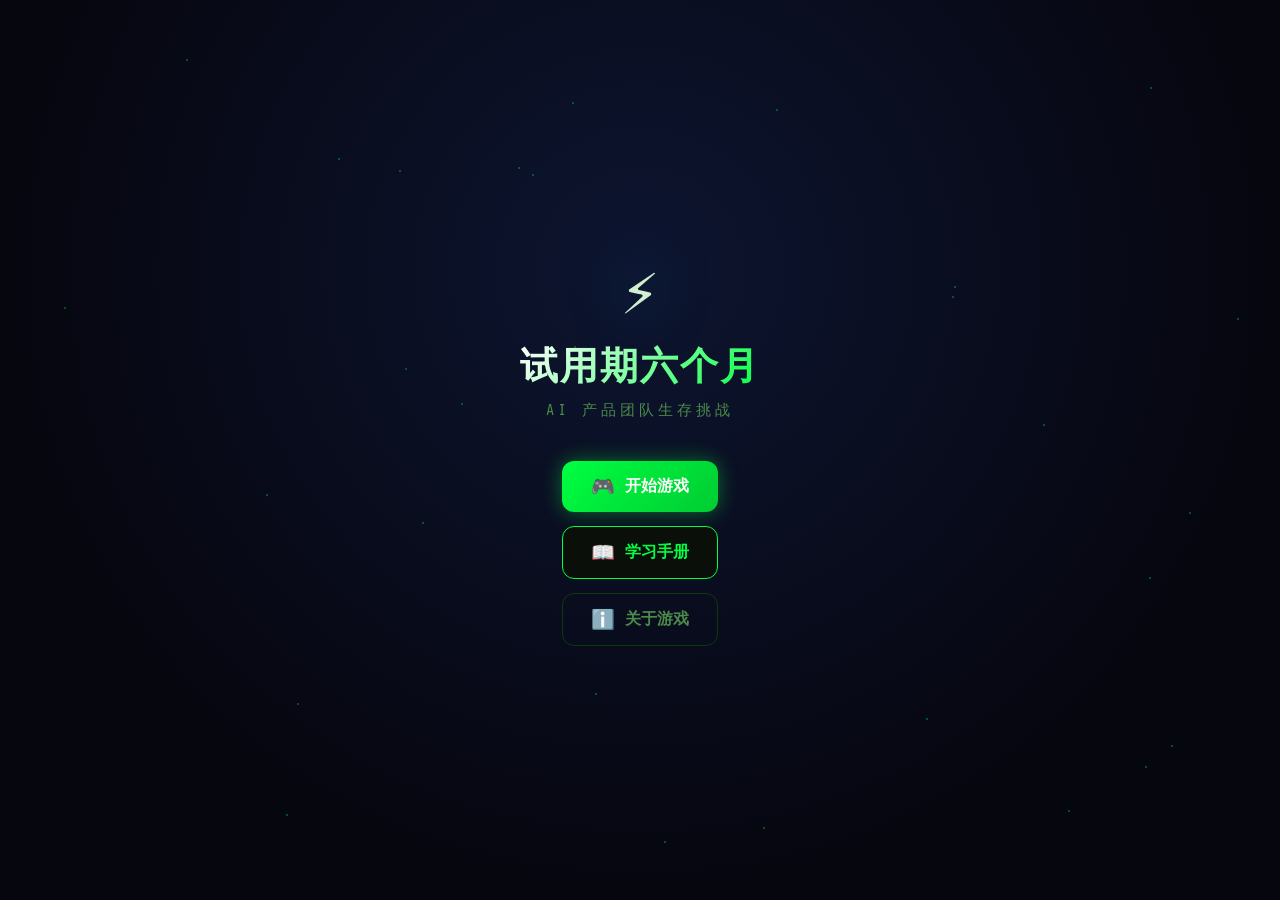
<file: index.html>
<!DOCTYPE html>
<html lang="zh-CN">
<head>
  <meta charset="UTF-8">
  <meta name="viewport" content="width=device-width, initial-scale=1.0, user-scalable=no">
  <title>试用期六个月</title>
  <link rel="stylesheet" href="css/style.css">
  <link href="https://fonts.googleapis.com/css2?family=Share+Tech+Mono&display=swap" rel="stylesheet">
</head>
<body>
  <!-- ========== 主菜单 ========== -->
  <div id="screen-menu" class="screen active">
    <div class="menu-bg-particles" id="particles"></div>
    <div class="menu-content">
      <div class="game-logo" id="gameLogo">
        <div class="logo-icon">⚡</div>
        <h1>试用期六个月</h1>
        <p class="subtitle">AI 产品团队生存挑战</p>
      </div>
      <div class="menu-buttons">
        <button class="btn btn-primary" onclick="UI.showScreen('screen-character')">
          <span class="btn-icon">🎮</span> 开始游戏
        </button>
        <button class="btn btn-secondary" onclick="UI.showScreen('screen-learning')">
          <span class="btn-icon">📖</span> 学习手册
        </button>
        <button class="btn btn-ghost" onclick="UI.showScreen('screen-about')">
          <span class="btn-icon">ℹ️</span> 关于游戏
        </button>
      </div>
      <div class="secret-trigger" id="secretTrigger"></div>
    </div>
  </div>

  <!-- ========== 角色选择 ========== -->
  <div id="screen-character" class="screen">
    <div class="screen-header">
      <button class="btn-back" onclick="UI.showScreen('screen-menu')">← 返回</button>
      <h2>选择你的角色</h2>
    </div>
    <div class="character-grid" id="characterGrid"></div>
  </div>

  <!-- ========== 关卡选择 ========== -->
  <div id="screen-level" class="screen">
    <div class="screen-header">
      <button class="btn-back" onclick="UI.showScreen('screen-character')">← 返回</button>
      <h2>选择关卡</h2>
      <div class="selected-role" id="selectedRoleDisplay"></div>
    </div>
    <div class="level-grid" id="levelGrid"></div>
  </div>

  <!-- ========== 学习手册 ========== -->
  <div id="screen-learning" class="screen">
    <div class="screen-header">
      <button class="btn-back" onclick="UI.showScreen('screen-menu')">← 返回</button>
      <h2>学习手册</h2>
    </div>
    <div class="learning-tabs" id="learningTabs"></div>
    <div class="learning-content" id="learningContent"></div>
  </div>

  <!-- ========== 关于游戏 ========== -->
  <div id="screen-about" class="screen">
    <div class="screen-header">
      <button class="btn-back" onclick="UI.showScreen('screen-menu')">← 返回</button>
      <h2>关于游戏</h2>
    </div>
    <div class="about-content">
      <div class="about-card">
        <h3>🎮 游戏玩法</h3>
        <p>在五条车道中左右移动，<strong>躲避障碍物</strong>（红色）、<strong>收集奖励</strong>（绿色）。</p>
        <p>命中障碍物扣血，命中收集物加血。</p>
      </div>
      <div class="about-card">
        <h3>⏱️ 游戏规则</h3>
        <p>每局游戏上限 <strong>2 分钟</strong>，存活时间越长分数越高。</p>
        <p>达到目标分数可解锁下一关卡及老板角色。</p>
      </div>
      <div class="about-card">
        <h3>🎯 游戏目的</h3>
        <p>了解 AI 产品团队中各角色的工作职责与痛点。</p>
        <p>体验从入职到转正的成长之路。</p>
      </div>
      <div class="about-card">
        <h3>🕹️ 操作方式</h3>
        <p><strong>PC：</strong>← → 方向键移动</p>
        <p><strong>移动端：</strong>左右滑动 或 点击屏幕左右侧</p>
      </div>
    </div>
  </div>

  <!-- ========== 暗门测试面板 ========== -->
  <div id="screen-secret" class="screen">
    <div class="screen-header">
      <button class="btn-back" onclick="UI.showScreen('screen-menu')">← 返回</button>
      <h2>🔓 测试模式</h2>
    </div>
    <div class="secret-panel">
      <p class="secret-hint">自由选择任意角色和关卡，不受积分限制</p>
      <div class="secret-select">
        <label>角色</label>
        <select id="secretCharacter">
          <option value="pm">产品经理</option>
          <option value="algorithm">大模型算法</option>
          <option value="backend">后端工程师</option>
          <option value="boss">老板</option>
        </select>
      </div>
      <div class="secret-select">
        <label>关卡</label>
        <select id="secretLevel">
          <option value="1">第一关 · 入职一个月</option>
          <option value="2">第二关 · 入职三个月</option>
          <option value="3">第三关 · 入职六个月</option>
        </select>
      </div>
      <button class="btn btn-primary" onclick="Game.startFromSecret()">
        <span class="btn-icon">🚀</span> 直接开始
      </button>
    </div>
  </div>

  <!-- ========== 游戏主界面 ========== -->
  <div id="screen-game" class="screen">
    <div class="game-hud">
      <div class="hud-left">
        <div class="hud-health" id="hudHealth"></div>
      </div>
      <div class="hud-center">
        <div class="hud-time" id="hudTime">02:00</div>
      </div>
      <div class="hud-right">
        <div class="hud-score">
          <span id="hudScore">0</span>
          <span class="score-label">分</span>
        </div>
      </div>
    </div>
    <div class="game-area" id="gameArea">
      <canvas id="gameCanvas"></canvas>
    </div>
    <div class="game-touch-controls">
      <div class="touch-left" id="touchLeft"></div>
      <div class="touch-right" id="touchRight"></div>
    </div>
    <button class="btn-pause" id="btnPause" onclick="Game.togglePause()">⏸</button>
  </div>

  <!-- ========== 暂停界面 ========== -->
  <div id="overlay-pause" class="overlay">
    <div class="overlay-card">
      <h2>游戏暂停</h2>
      <div class="overlay-buttons">
        <button class="btn btn-primary" onclick="Game.togglePause()">继续游戏</button>
        <button class="btn btn-ghost" onclick="Game.quit()">退出</button>
      </div>
    </div>
  </div>

  <!-- ========== 游戏结束界面 ========== -->
  <div id="overlay-gameover" class="overlay">
    <div class="overlay-card gameover-card">
      <div class="gameover-title" id="gameoverTitle">游戏结束</div>
      <div class="gameover-stats">
        <div class="stat-item">
          <span class="stat-label">存活时间</span>
          <span class="stat-value" id="statTime">0s</span>
        </div>
        <div class="stat-item">
          <span class="stat-label">最终得分</span>
          <span class="stat-value" id="statScore">0</span>
        </div>
        <div class="stat-item">
          <span class="stat-label">收集物</span>
          <span class="stat-value" id="statCollected">0</span>
        </div>
        <div class="stat-item">
          <span class="stat-label">障碍物命中</span>
          <span class="stat-value" id="statHit">0</span>
        </div>
      </div>
      <div class="gameover-unlock" id="gameoverUnlock"></div>
      <div class="overlay-buttons">
        <button class="btn btn-primary" onclick="Game.restart()">再来一局</button>
        <button class="btn btn-secondary" onclick="Game.quit()">返回菜单</button>
      </div>
    </div>
  </div>

  <!-- ========== 倒计时 ========== -->
  <div id="overlay-countdown" class="overlay">
    <div class="countdown-number" id="countdownNumber">3</div>
  </div>

  <!-- ========== 物品名称弹出 ========== -->
  <div class="item-popup" id="itemPopup"></div>

  <script src="js/data.js"></script>
  <script src="js/game.js"></script>
</body>
</html>
</file>
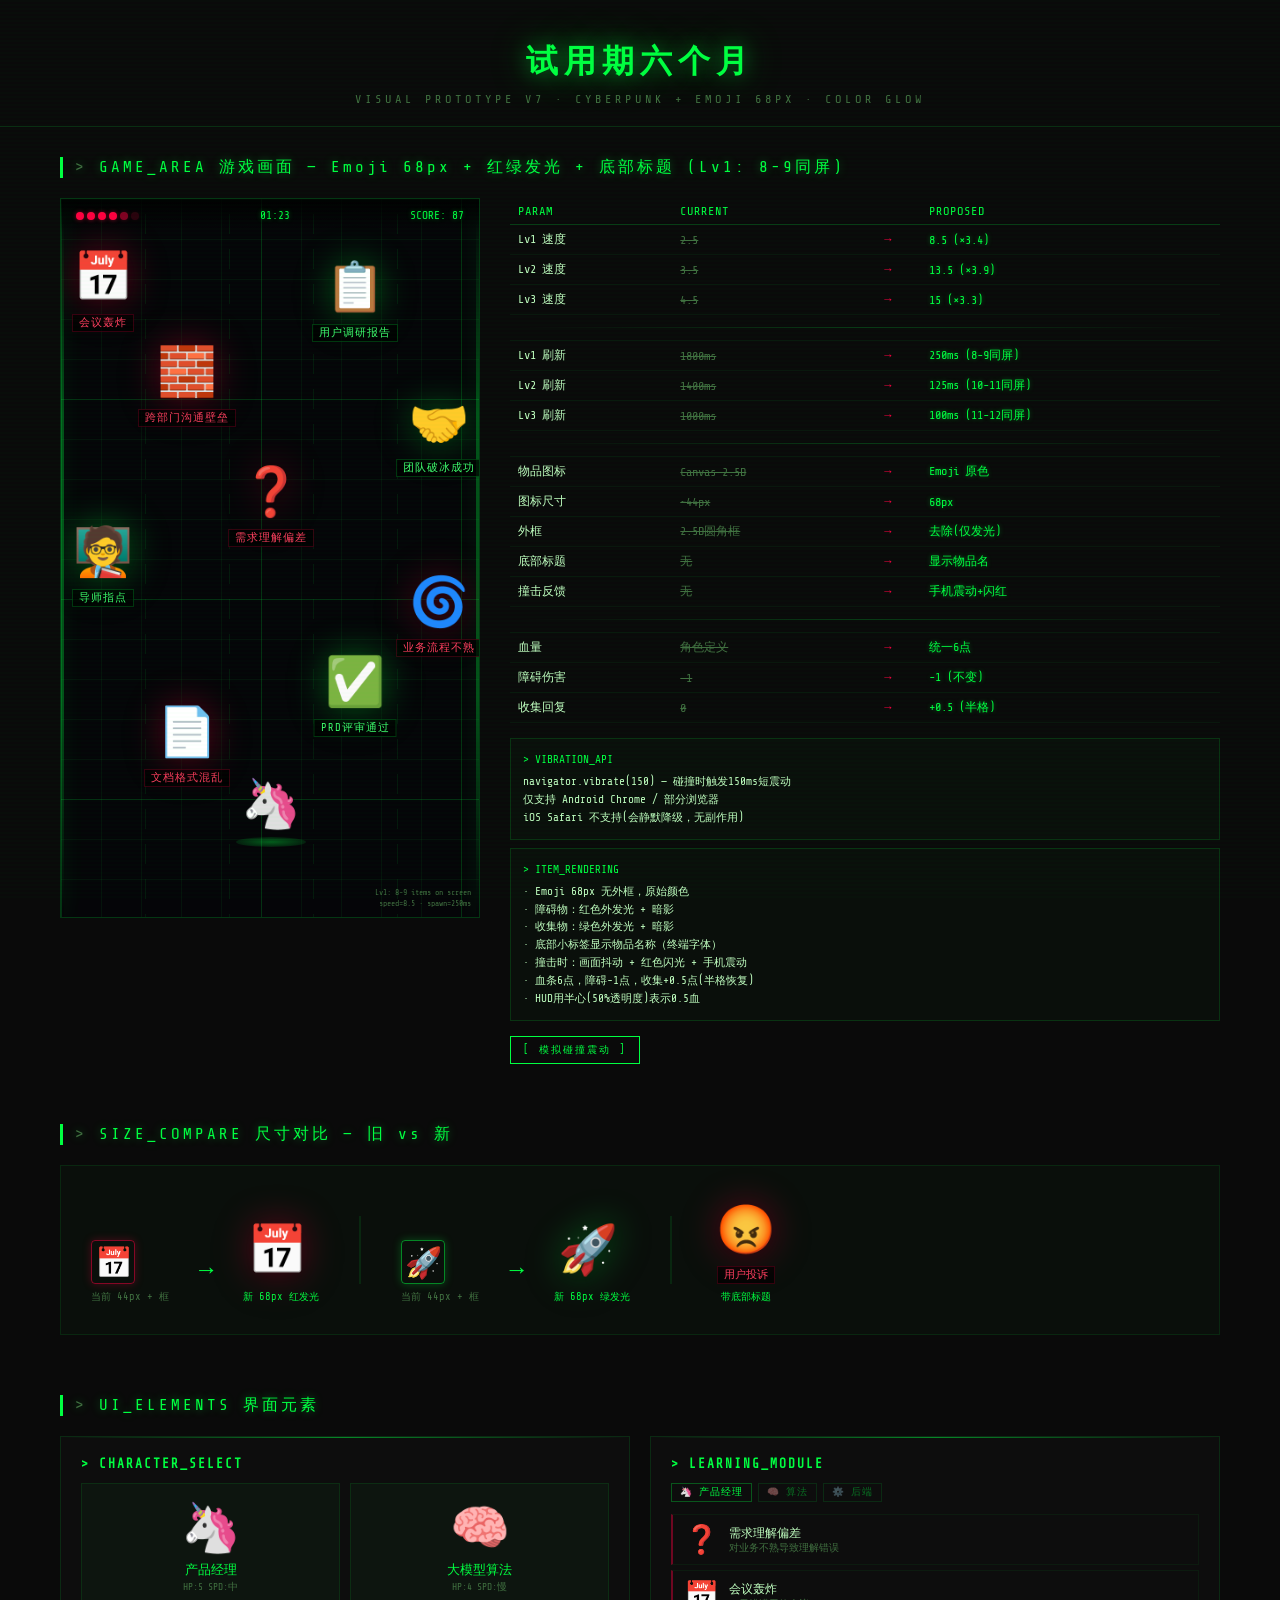
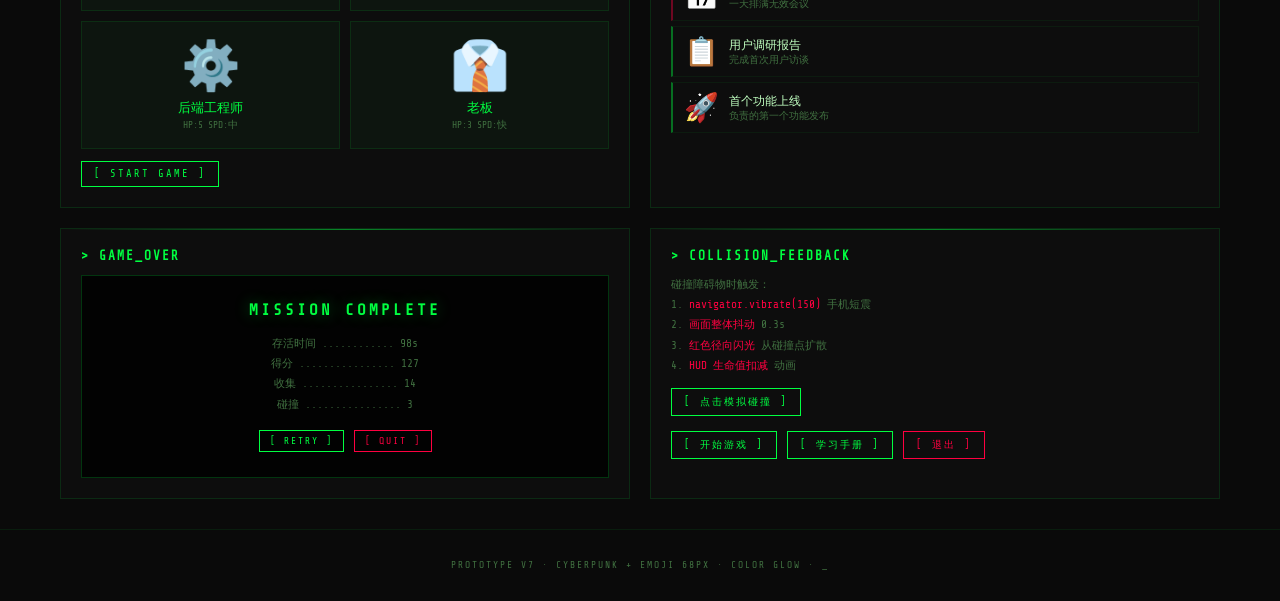
<file: prototype.html>
<!DOCTYPE html>
<html lang="zh-CN">
<head>
<meta charset="UTF-8">
<meta name="viewport" content="width=device-width, initial-scale=1.0">
<title>视觉原型 V7 · 赛博朋克 + Emoji 68px</title>
<style>
  @import url('https://fonts.googleapis.com/css2?family=Share+Tech+Mono&display=swap');
  * { margin: 0; padding: 0; box-sizing: border-box; }

  :root {
    --neon: #00ff41;
    --neon-dim: #00cc33;
    --neon-glow: rgba(0, 255, 65, 0.4);
    --neon-red: #ff0040;
    --neon-red-glow: rgba(255, 0, 64, 0.3);
    --neon-green: #00ff41;
    --neon-green-glow: rgba(0, 255, 65, 0.3);
    --bg: #0a0a0a;
    --bg-card: #0d0d0d;
    --grid-color: rgba(0, 255, 65, 0.06);
    --grid-bright: rgba(0, 255, 65, 0.12);
    --text: #c0ffc0;
    --text-dim: #407040;
    --terminal-font: 'Share Tech Mono', 'Courier New', monospace;
  }

  body { background: var(--bg); color: var(--text); font-family: var(--terminal-font); overflow-x: hidden; }

  /* 扫描线 */
  body::before {
    content: ''; position: fixed; inset: 0; pointer-events: none; z-index: 9999;
    background: repeating-linear-gradient(0deg, transparent, transparent 2px, rgba(0,255,65,0.015) 2px, rgba(0,255,65,0.015) 4px);
  }

  /* 标题 */
  .header { text-align: center; padding: 40px 20px 20px; border-bottom: 1px solid rgba(0,255,65,0.15); }
  .header h1 { font-size: 2rem; color: var(--neon); text-shadow: 0 0 20px var(--neon-glow), 0 0 40px var(--neon-glow); letter-spacing: 6px; }
  .header .sub { color: var(--text-dim); font-size: 0.75rem; margin-top: 8px; letter-spacing: 4px; }

  /* 区块 */
  .section { max-width: 1200px; margin: 0 auto; padding: 30px 20px; }
  .section-title {
    color: var(--neon); font-size: 1rem; letter-spacing: 3px;
    border-left: 3px solid var(--neon); padding-left: 12px; margin-bottom: 20px;
    text-shadow: 0 0 10px var(--neon-glow);
  }
  .section-title::before { content: '> '; color: var(--text-dim); }

  /* ===== 游戏区域 ===== */
  .game-row { display: flex; gap: 30px; align-items: flex-start; }
  .game-canvas {
    position: relative; width: 420px; height: 720px; flex-shrink: 0;
    border: 1px solid rgba(0,255,65,0.2); overflow: hidden; background: #050508;
  }

  /* 网格 */
  .cyber-grid {
    position: absolute; inset: 0;
    background-image: linear-gradient(var(--grid-color) 1px, transparent 1px), linear-gradient(90deg, var(--grid-color) 1px, transparent 1px);
    background-size: 40px 40px;
    animation: gridScroll 1.5s linear infinite;
  }
  .cyber-grid::after {
    content: ''; position: absolute; inset: 0;
    background-image: linear-gradient(var(--grid-bright) 1px, transparent 1px), linear-gradient(90deg, var(--grid-bright) 1px, transparent 1px);
    background-size: 200px 200px;
    animation: gridScroll 1.5s linear infinite;
  }
  @keyframes gridScroll { to { background-position: 0 40px; } }

  /* 车道线 */
  .lane-line {
    position: absolute; top: 0; bottom: 0; width: 1px;
    background: repeating-linear-gradient(to bottom, transparent 0px, transparent 15px, rgba(0,255,65,0.08) 15px, rgba(0,255,65,0.08) 35px);
    animation: gridScroll 1.5s linear infinite;
  }

  /* 侧边发光 */
  .side-glow {
    position: absolute; top: 0; bottom: 0; width: 3px;
    background: linear-gradient(to bottom, transparent, var(--neon) 30%, var(--neon) 70%, transparent);
    opacity: 0.3; box-shadow: 0 0 15px var(--neon-glow), 0 0 30px var(--neon-glow);
  }
  .side-glow.L { left: 0; } .side-glow.R { right: 0; }

  /* HUD */
  .demo-hud {
    position: absolute; top: 0; left: 0; right: 0; padding: 10px 15px; z-index: 10;
    display: flex; justify-content: space-between; align-items: center;
    background: linear-gradient(to bottom, rgba(0,0,0,0.85), transparent);
  }
  .hud-item { font-size: 0.7rem; color: var(--neon); text-shadow: 0 0 5px var(--neon-glow); }
  .hud-health { display: flex; gap: 3px; }
  .hud-heart { width: 8px; height: 8px; background: var(--neon-red); border-radius: 50%; box-shadow: 0 0 4px rgba(255,0,64,0.5); }
  .hud-heart.half { opacity: 0.5; }

  /* ===== Emoji 物品 (游戏内) ===== */
  .game-item {
    position: absolute; display: flex; flex-direction: column; align-items: center;
    transform: translateX(-50%);
  }
  .game-item .emoji {
    font-size: 48px; line-height: 1; filter: drop-shadow(0 4px 12px rgba(0,0,0,0.7));
    width: 68px; height: 68px; display: flex; align-items: center; justify-content: center;
  }
  .game-item .item-label {
    font-size: 0.66rem; letter-spacing: 1px; margin-top: 2px;
    padding: 1px 6px; white-space: nowrap;
    background: rgba(0,0,0,0.7);
  }
  .game-item.obstacle .item-label { color: #ff4060; border: 1px solid rgba(255,0,64,0.2); }
  .game-item.collectible .item-label { color: #40ff70; border: 1px solid rgba(0,255,65,0.2); }

  /* 红/绿彩色外发光 + 暗色投影 */
  .game-item.obstacle .emoji { filter: drop-shadow(0 0 18px rgba(255,0,64,0.35)) drop-shadow(0 4px 8px rgba(0,0,0,0.5)); }
  .game-item.collectible .emoji { filter: drop-shadow(0 0 18px rgba(0,255,65,0.35)) drop-shadow(0 4px 8px rgba(0,0,0,0.5)); }

  /* 玩家 */
  .game-player {
    position: absolute; bottom: 70px; display: flex; flex-direction: column; align-items: center;
    transform: translateX(-50%);
  }
  .game-player .emoji { font-size: 48px; line-height: 1; width: 68px; height: 68px; display: flex; align-items: center; justify-content: center; }
  .player-plat {
    width: 70px; height: 10px; margin-top: -2px;
    background: radial-gradient(ellipse, rgba(0,255,65,0.35), transparent);
    border-radius: 50%;
  }

  /* ===== 震动演示 ===== */
  @keyframes shake {
    0%,100% { transform: translateX(-50%); }
    10% { transform: translateX(calc(-50% + 6px)); }
    20% { transform: translateX(calc(-50% - 5px)); }
    30% { transform: translateX(calc(-50% + 4px)); }
    40% { transform: translateX(calc(-50% - 3px)); }
    50% { transform: translateX(calc(-50% + 2px)); }
    60% { transform: translateX(-50%); }
  }
  .shake-demo { animation: shake 0.5s ease-out; }

  @keyframes shakeCanvas {
    0%,100% { transform: none; }
    10% { transform: translate(4px, 2px); }
    20% { transform: translate(-3px, -1px); }
    30% { transform: translate(3px, 1px); }
    40% { transform: translate(-2px, -1px); }
    50% { transform: translate(1px, 0); }
    60% { transform: none; }
  }

  /* 碰撞闪红 */
  .hit-flash {
    position: absolute; inset: 0; pointer-events: none;
    background: radial-gradient(circle at 50% 80%, rgba(255,0,64,0.25), transparent 60%);
    opacity: 0; transition: opacity 0.1s;
  }
  .hit-flash.active { opacity: 1; }

  /* ===== 对比面板 ===== */
  .info-panel { flex: 1; min-width: 0; }
  .compare-table { width: 100%; border-collapse: collapse; font-size: 0.75rem; margin-bottom: 15px; }
  .compare-table th { text-align: left; padding: 6px 8px; color: var(--neon); border-bottom: 1px solid rgba(0,255,65,0.2); font-weight: normal; letter-spacing: 1px; }
  .compare-table td { padding: 6px 8px; border-bottom: 1px solid rgba(0,255,65,0.06); }
  .compare-table .old { color: var(--text-dim); text-decoration: line-through; }
  .compare-table .new { color: var(--neon); text-shadow: 0 0 5px var(--neon-glow); }
  .compare-table .arr { color: var(--neon-red); padding: 0 4px; }
  hr { border: none; height: 1px; background: linear-gradient(90deg, transparent, rgba(0,255,65,0.2), transparent); margin: 6px 0; }

  .note-box { border: 1px solid rgba(0,255,65,0.15); padding: 12px; margin-top: 12px; background: rgba(0,255,65,0.02); font-size: 0.7rem; line-height: 1.6; }
  .note-box .lab { color: var(--neon); margin-bottom: 4px; }

  /* ===== 尺寸对比 ===== */
  .size-row { display: flex; gap: 30px; align-items: flex-end; padding: 30px; background: rgba(0,255,65,0.02); border: 1px solid rgba(0,255,65,0.1); flex-wrap: wrap; }
  .size-group { text-align: center; }
  .size-group .lab { font-size: 0.65rem; color: var(--text-dim); margin-top: 6px; }
  .size-arrow { color: var(--neon); font-size: 1.5rem; padding-bottom: 20px; }

  /* ===== UI 卡片 ===== */
  .ui-grid { display: grid; grid-template-columns: 1fr 1fr; gap: 20px; margin-top: 20px; }
  .ui-card {
    border: 1px solid rgba(0,255,65,0.12); padding: 20px; background: var(--bg-card); position: relative; overflow: hidden;
  }
  .ui-card::before {
    content: ''; position: absolute; top: 0; left: 0; right: 0; height: 1px;
    background: linear-gradient(90deg, transparent, var(--neon), transparent); opacity: 0.5;
  }
  .ui-card h3 { font-size: 0.8rem; color: var(--neon); margin-bottom: 12px; letter-spacing: 2px; }

  /* 角色卡 */
  .char-demo {
    background: rgba(0,255,65,0.03); border: 1px solid rgba(0,255,65,0.1); padding: 16px; text-align: center; transition: all 0.3s;
  }
  .char-demo:hover { border-color: var(--neon); box-shadow: 0 0 20px rgba(0,255,65,0.15); }
  .char-demo .emoji { font-size: 48px; }
  .char-demo .name { font-size: 0.8rem; margin-top: 6px; color: var(--neon); }
  .char-demo .desc { font-size: 0.6rem; color: var(--text-dim); margin-top: 2px; }

  /* 按钮 */
  .cyber-btn {
    display: inline-block; padding: 10px 24px; background: transparent; border: 1px solid var(--neon);
    color: var(--neon); font-family: var(--terminal-font); font-size: 0.8rem; letter-spacing: 2px;
    cursor: pointer; transition: all 0.2s; text-transform: uppercase;
  }
  .cyber-btn:hover { background: rgba(0,255,65,0.1); box-shadow: 0 0 15px var(--neon-glow); text-shadow: 0 0 10px var(--neon-glow); }
  .cyber-btn::before { content: '[ '; } .cyber-btn::after { content: ' ]'; }
  .cyber-btn.red { border-color: var(--neon-red); color: var(--neon-red); }
  .cyber-btn.red:hover { background: rgba(255,0,64,0.1); box-shadow: 0 0 15px rgba(255,0,64,0.3); }

  /* 学习手册 */
  .learn-row {
    display: flex; align-items: center; gap: 10px; padding: 8px 10px;
    border: 1px solid rgba(0,255,65,0.06); margin-bottom: 5px; transition: all 0.2s;
  }
  .learn-row:hover { border-color: rgba(0,255,65,0.15); background: rgba(0,255,65,0.02); }
  .learn-row.obstacle { border-left: 2px solid rgba(255,0,64,0.4); }
  .learn-row.collectible { border-left: 2px solid rgba(0,255,65,0.4); }
  .learn-row .emoji { font-size: 28px; flex-shrink: 0; width: 36px; text-align: center; }
  .learn-row .info .name { font-size: 0.75rem; color: var(--text); }
  .learn-row .info .desc { font-size: 0.6rem; color: var(--text-dim); }

  /* 弹窗 */
  .overlay-demo {
    background: rgba(0,0,0,0.85); border: 1px solid rgba(0,255,65,0.2); padding: 25px; text-align: center;
  }
  .overlay-demo h3 { color: var(--neon); font-size: 1rem; margin-bottom: 15px; text-shadow: 0 0 15px var(--neon-glow); letter-spacing: 3px; }
  .overlay-demo .stats { font-size: 0.7rem; color: var(--text-dim); margin-bottom: 15px; line-height: 1.8; }

  /* 标签 */
  .tag { display: inline-block; padding: 2px 8px; font-size: 0.6rem; border: 1px solid; letter-spacing: 1px; }
  .tag.g { border-color: rgba(0,255,65,0.3); color: var(--neon); }
  .tag.r { border-color: rgba(255,0,64,0.3); color: var(--neon-red); }

  .footer { text-align: center; padding: 30px; color: var(--text-dim); font-size: 0.6rem; letter-spacing: 2px; border-top: 1px solid rgba(0,255,65,0.08); }

  @keyframes blink { 0%,100%{opacity:1} 50%{opacity:0.3} }
  .blink { animation: blink 1.2s ease-in-out infinite; }
</style>
</head>
<body>

<div class="header">
  <h1>试用期六个月</h1>
  <div class="sub">VISUAL PROTOTYPE V7 · CYBERPUNK + EMOJI 68PX · COLOR GLOW</div>
</div>

<!-- ===== 1. 游戏画面 ===== -->
<div class="section">
  <div class="section-title">GAME_AREA 游戏画面 — Emoji 68px + 红绿发光 + 底部标题 (Lv1: 8-9同屏)</div>
  <div class="game-row">
    <div class="game-canvas" id="gameArea">
      <div class="cyber-grid"></div>
      <!-- 车道线 (5车道, 宽420/5=84px) -->
      <div class="lane-line" style="left:84px"></div>
      <div class="lane-line" style="left:168px"></div>
      <div class="lane-line" style="left:252px"></div>
      <div class="lane-line" style="left:336px"></div>
      <!-- 侧边发光 -->
      <div class="side-glow L"></div>
      <div class="side-glow R"></div>
      <!-- HUD (6血条) -->
      <div class="demo-hud">
        <div class="hud-item"><div class="hud-health"><div class="hud-heart"></div><div class="hud-heart"></div><div class="hud-heart"></div><div class="hud-heart"></div><div class="hud-heart half"></div><div class="hud-heart" style="opacity:0.15"></div></div></div>
        <div class="hud-item">01:23</div>
        <div class="hud-item">SCORE: 87</div>
      </div>
      <!-- 碰撞闪红 -->
      <div class="hit-flash" id="hitFlash"></div>

      <!-- 障碍物/收集物 (Emoji 68px + 标题) -->
      <!-- Lv1密度: speed=8.5, spawn=250ms → 8-9个同屏 -->
      <div class="game-item obstacle" style="left:42px; top:45px">
        <div class="emoji">📅</div>
        <div class="item-label">会议轰炸</div>
      </div>
      <div class="game-item collectible" style="left:294px; top:55px">
        <div class="emoji">📋</div>
        <div class="item-label">用户调研报告</div>
      </div>
      <div class="game-item obstacle" style="left:126px; top:140px">
        <div class="emoji">🧱</div>
        <div class="item-label">跨部门沟通壁垒</div>
      </div>
      <div class="game-item collectible" style="left:378px; top:190px">
        <div class="emoji">🤝</div>
        <div class="item-label">团队破冰成功</div>
      </div>
      <div class="game-item obstacle" style="left:210px; top:260px">
        <div class="emoji">❓</div>
        <div class="item-label">需求理解偏差</div>
      </div>
      <div class="game-item collectible" style="left:42px; top:320px">
        <div class="emoji">🧑‍🏫</div>
        <div class="item-label">导师指点</div>
      </div>
      <div class="game-item obstacle" style="left:378px; top:370px">
        <div class="emoji">🌀</div>
        <div class="item-label">业务流程不熟</div>
      </div>
      <div class="game-item collectible" style="left:294px; top:450px">
        <div class="emoji">✅</div>
        <div class="item-label">PRD评审通过</div>
      </div>
      <div class="game-item obstacle" style="left:126px; top:500px">
        <div class="emoji">📄</div>
        <div class="item-label">文档格式混乱</div>
      </div>

      <!-- 密度标注 -->
      <div style="position:absolute;right:8px;bottom:8px;font-size:0.5rem;color:var(--text-dim);z-index:20;text-align:right;line-height:1.4">
        Lv1: 8-9 items on screen<br>
        speed=8.5 · spawn=250ms
      </div>

      <!-- 玩家 -->
      <div class="game-player" id="player" style="left:210px">
        <div class="emoji">🦄</div>
        <div class="player-plat"></div>
      </div>
    </div>

    <!-- 右侧信息 -->
    <div class="info-panel">
      <table class="compare-table">
        <tr><th>PARAM</th><th>CURRENT</th><th></th><th>PROPOSED</th></tr>
        <tr><td>Lv1 速度</td><td class="old">2.5</td><td class="arr">→</td><td class="new">8.5 (×3.4)</td></tr>
        <tr><td>Lv2 速度</td><td class="old">3.5</td><td class="arr">→</td><td class="new">13.5 (×3.9)</td></tr>
        <tr><td>Lv3 速度</td><td class="old">4.5</td><td class="arr">→</td><td class="new">15 (×3.3)</td></tr>
        <tr><td colspan="4"><hr></td></tr>
        <tr><td>Lv1 刷新</td><td class="old">1800ms</td><td class="arr">→</td><td class="new">250ms (8-9同屏)</td></tr>
        <tr><td>Lv2 刷新</td><td class="old">1400ms</td><td class="arr">→</td><td class="new">125ms (10-11同屏)</td></tr>
        <tr><td>Lv3 刷新</td><td class="old">1000ms</td><td class="arr">→</td><td class="new">100ms (11-12同屏)</td></tr>
        <tr><td colspan="4"><hr></td></tr>
        <tr><td>物品图标</td><td class="old">Canvas 2.5D</td><td class="arr">→</td><td class="new">Emoji 原色</td></tr>
        <tr><td>图标尺寸</td><td class="old">~44px</td><td class="arr">→</td><td class="new">68px</td></tr>
        <tr><td>外框</td><td class="old">2.5D圆角框</td><td class="arr">→</td><td class="new">去除(仅发光)</td></tr>
        <tr><td>底部标题</td><td class="old">无</td><td class="arr">→</td><td class="new">显示物品名</td></tr>
        <tr><td>撞击反馈</td><td class="old">无</td><td class="arr">→</td><td class="new">手机震动+闪红</td></tr>
        <tr><td colspan="4"><hr></td></tr>
        <tr><td>血量</td><td class="old">角色定义</td><td class="arr">→</td><td class="new">统一6点</td></tr>
        <tr><td>障碍伤害</td><td class="old">-1</td><td class="arr">→</td><td class="new">-1 (不变)</td></tr>
        <tr><td>收集回复</td><td class="old">0</td><td class="arr">→</td><td class="new">+0.5 (半格)</td></tr>
      </table>

      <div class="note-box">
        <div class="lab">> VIBRATION_API</div>
        navigator.vibrate(150) — 碰撞时触发150ms短震动<br>
        仅支持 Android Chrome / 部分浏览器<br>
        iOS Safari 不支持(会静默降级，无副作用)
      </div>

      <div class="note-box" style="margin-top:8px">
        <div class="lab">> ITEM_RENDERING</div>
        · Emoji 68px 无外框，原始颜色<br>
        · 障碍物：红色外发光 + 暗影<br>
        · 收集物：绿色外发光 + 暗影<br>
        · 底部小标签显示物品名称（终端字体）<br>
        · 撞击时：画面抖动 + 红色闪光 + 手机震动<br>
        · 血条6点，障碍-1点，收集+0.5点(半格恢复)<br>
        · HUD用半心(50%透明度)表示0.5血
      </div>

      <div style="margin-top:15px">
        <span class="cyber-btn" id="btnShake" style="font-size:0.65rem;padding:6px 12px">模拟碰撞震动</span>
      </div>
    </div>
  </div>
</div>

<!-- ===== 2. 尺寸对比 ===== -->
<div class="section">
  <div class="section-title">SIZE_COMPARE 尺寸对比 — 旧 vs 新</div>
  <div class="size-row">
    <div class="size-group">
      <div style="font-size:30px; width:44px; height:44px; display:flex; align-items:center; justify-content:center; border:1px solid rgba(255,0,64,0.5); border-radius:4px; box-shadow:0 0 8px rgba(255,0,64,0.25)">📅</div>
      <div class="lab">当前 44px + 框</div>
    </div>
    <div class="size-arrow">→</div>
    <div class="size-group">
      <div style="font-size:48px; width:68px; height:68px; display:flex; align-items:center; justify-content:center; filter:drop-shadow(0 0 18px rgba(255,0,64,0.35)) drop-shadow(0 4px 8px rgba(0,0,0,0.5))">📅</div>
      <div class="lab" style="color:var(--neon)">新 68px 红发光</div>
    </div>

    <div style="width:2px;height:68px;background:rgba(0,255,65,0.1);margin:0 10px;align-self:center"></div>

    <div class="size-group">
      <div style="font-size:30px; width:44px; height:44px; display:flex; align-items:center; justify-content:center; border:1px solid rgba(0,255,65,0.5); border-radius:4px; box-shadow:0 0 8px rgba(0,255,65,0.25)">🚀</div>
      <div class="lab">当前 44px + 框</div>
    </div>
    <div class="size-arrow">→</div>
    <div class="size-group">
      <div style="font-size:48px; width:68px; height:68px; display:flex; align-items:center; justify-content:center; filter:drop-shadow(0 0 18px rgba(0,255,65,0.35)) drop-shadow(0 4px 8px rgba(0,0,0,0.5))">🚀</div>
      <div class="lab" style="color:var(--neon)">新 68px 绿发光</div>
    </div>

    <div style="width:2px;height:68px;background:rgba(0,255,65,0.1);margin:0 10px;align-self:center"></div>

    <div class="size-group">
      <div style="font-size:48px; width:68px; display:flex; flex-direction:column; align-items:center">
        <div style="width:68px;height:68px;display:flex;align-items:center;justify-content:center;filter:drop-shadow(0 0 18px rgba(255,0,64,0.35)) drop-shadow(0 4px 8px rgba(0,0,0,0.5))">😡</div>
        <div style="font-size:0.66rem;color:#ff4060;border:1px solid rgba(255,0,64,0.2);padding:1px 6px;background:rgba(0,0,0,0.7);margin-top:2px;white-space:nowrap">用户投诉</div>
      </div>
      <div class="lab" style="color:var(--neon)">带底部标题</div>
    </div>
  </div>
</div>

<!-- ===== 3. UI元素 ===== -->
<div class="section">
  <div class="section-title">UI_ELEMENTS 界面元素</div>
  <div class="ui-grid">
    <!-- 角色选择 -->
    <div class="ui-card">
      <h3>> CHARACTER_SELECT</h3>
      <div style="display:grid; grid-template-columns:1fr 1fr; gap:10px">
        <div class="char-demo">
          <div class="emoji">🦄</div>
          <div class="name">产品经理</div>
          <div class="desc">HP:5 SPD:中</div>
        </div>
        <div class="char-demo">
          <div class="emoji">🧠</div>
          <div class="name">大模型算法</div>
          <div class="desc">HP:4 SPD:慢</div>
        </div>
        <div class="char-demo">
          <div class="emoji">⚙️</div>
          <div class="name">后端工程师</div>
          <div class="desc">HP:5 SPD:中</div>
        </div>
        <div class="char-demo">
          <div class="emoji">👔</div>
          <div class="name">老板</div>
          <div class="desc">HP:3 SPD:快</div>
        </div>
      </div>
      <div style="margin-top:12px">
        <span class="cyber-btn" style="font-size:0.65rem;padding:6px 12px">START GAME</span>
      </div>
    </div>

    <!-- 学习手册 -->
    <div class="ui-card">
      <h3>> LEARNING_MODULE</h3>
      <div style="display:flex;gap:6px;margin-bottom:12px">
        <span class="tag g">🦄 产品经理</span>
        <span class="tag g" style="opacity:0.4">🧠 算法</span>
        <span class="tag g" style="opacity:0.4">⚙️ 后端</span>
      </div>
      <div class="learn-row obstacle">
        <div class="emoji">❓</div>
        <div class="info"><div class="name">需求理解偏差</div><div class="desc">对业务不熟导致理解错误</div></div>
      </div>
      <div class="learn-row obstacle">
        <div class="emoji">📅</div>
        <div class="info"><div class="name">会议轰炸</div><div class="desc">一天排满无效会议</div></div>
      </div>
      <div class="learn-row collectible">
        <div class="emoji">📋</div>
        <div class="info"><div class="name">用户调研报告</div><div class="desc">完成首次用户访谈</div></div>
      </div>
      <div class="learn-row collectible">
        <div class="emoji">🚀</div>
        <div class="info"><div class="name">首个功能上线</div><div class="desc">负责的第一个功能发布</div></div>
      </div>
    </div>

    <!-- 游戏结束 -->
    <div class="ui-card">
      <h3>> GAME_OVER</h3>
      <div class="overlay-demo">
        <h3>MISSION COMPLETE</h3>
        <div class="stats">
          存活时间 ............ 98s<br>
          得分 ................ 127<br>
          收集 ................ 14<br>
          碰撞 ................ 3
        </div>
        <div style="display:flex;gap:10px;justify-content:center">
          <span class="cyber-btn" style="font-size:0.6rem;padding:5px 10px">RETRY</span>
          <span class="cyber-btn red" style="font-size:0.6rem;padding:5px 10px">QUIT</span>
        </div>
      </div>
    </div>

    <!-- 按钮 + 震动说明 -->
    <div class="ui-card">
      <h3>> COLLISION_FEEDBACK</h3>
      <div style="font-size:0.7rem; line-height:1.8; color:var(--text-dim); margin-bottom:12px">
        碰撞障碍物时触发：<br>
        1. <span style="color:var(--neon-red)">navigator.vibrate(150)</span> 手机短震<br>
        2. <span style="color:var(--neon-red)">画面整体抖动</span> 0.3s<br>
        3. <span style="color:var(--neon-red)">红色径向闪光</span> 从碰撞点扩散<br>
        4. <span style="color:var(--neon-red)">HUD 生命值扣减</span> 动画<br>
      </div>
      <span class="cyber-btn" id="btnShake2" style="font-size:0.65rem;padding:6px 12px">点击模拟碰撞</span>
      <div style="margin-top:15px; display:flex; gap:10px; align-items:flex-start">
        <span class="cyber-btn" style="font-size:0.65rem;padding:6px 12px">开始游戏</span>
        <span class="cyber-btn" style="font-size:0.65rem;padding:6px 12px">学习手册</span>
        <span class="cyber-btn red" style="font-size:0.65rem;padding:6px 12px">退出</span>
      </div>
    </div>
  </div>
</div>

<div class="footer">
  PROTOTYPE V7 · CYBERPUNK + EMOJI 68PX · COLOR GLOW · <span class="blink">_</span>
</div>

<script>
// 模拟碰撞效果
function simulateHit() {
  // 1. 画面抖动
  const canvas = document.getElementById('gameArea');
  canvas.style.animation = 'shakeCanvas 0.35s ease-out';
  setTimeout(() => { canvas.style.animation = ''; }, 400);

  // 2. 红色闪光
  const flash = document.getElementById('hitFlash');
  flash.classList.add('active');
  setTimeout(() => { flash.classList.remove('active'); }, 250);

  // 3. 震动 API
  if (navigator.vibrate) {
    navigator.vibrate(150);
  }
}

document.getElementById('btnShake').addEventListener('click', simulateHit);
document.getElementById('btnShake2').addEventListener('click', simulateHit);
</script>
</body>
</html>
</file>
<file: css/style.css>
/* ============================================
   试用期六个月 - 赛博朋克风格
   ============================================ */

/* ---------- Reset & Base ---------- */
*, *::before, *::after { margin: 0; padding: 0; box-sizing: border-box; }

:root {
  --bg-dark: #06060f;
  --bg-card: #0a0f0a;
  --bg-card-hover: #0f1a0f;
  --border: #0a3a0a;
  --text: #d0f0d0;
  --text-dim: #4a8a4a;
  --accent-cyan: #00ff41;
  --accent-magenta: #ff2d75;
  --accent-purple: #00cc33;
  --accent-gold: #ffd60a;
  --accent-green: #00ff41;
  --accent-red: #ff0040;
  --glow-cyan: 0 0 20px rgba(0,255,65,0.4);
  --glow-magenta: 0 0 20px rgba(255,45,117,0.4);
  --glow-green: 0 0 20px rgba(0,255,65,0.3);
  --glow-red: 0 0 20px rgba(255,0,64,0.3);
  --radius: 12px;
  --radius-lg: 20px;
}

html, body {
  width: 100%; height: 100%;
  overflow: hidden;
  font-family: 'Share Tech Mono', monospace, 'PingFang SC', 'Microsoft YaHei', sans-serif;
  background: var(--bg-dark);
  color: var(--text);
  -webkit-tap-highlight-color: transparent;
  user-select: none;
}

/* ---------- Screen System ---------- */
.screen {
  position: fixed; inset: 0;
  display: none;
  flex-direction: column;
  overflow-y: auto;
  overflow-x: hidden;
  background: var(--bg-dark);
  z-index: 1;
}
.screen.active { display: flex; }

.overlay {
  position: fixed; inset: 0;
  display: none;
  align-items: center;
  justify-content: center;
  background: rgba(6,6,15,0.85);
  backdrop-filter: blur(10px);
  z-index: 100;
}
.overlay.active { display: flex; }

/* ---------- Screen Header ---------- */
.screen-header {
  display: flex; align-items: center; gap: 12px;
  padding: 16px 20px;
  border-bottom: 1px solid var(--border);
  flex-shrink: 0;
}
.screen-header h2 {
  font-size: 1.2rem; font-weight: 700;
  background: linear-gradient(135deg, var(--accent-cyan), var(--accent-purple));
  -webkit-background-clip: text; -webkit-text-fill-color: transparent;
  background-clip: text;
}

.btn-back {
  background: none; border: 1px solid var(--border);
  color: var(--text-dim); padding: 6px 14px;
  border-radius: 8px; font-size: 0.85rem; cursor: pointer;
  transition: all 0.2s;
}
.btn-back:hover { border-color: var(--accent-cyan); color: var(--accent-cyan); }

/* ---------- Buttons ---------- */
.btn {
  display: flex; align-items: center; justify-content: center; gap: 10px;
  padding: 14px 28px;
  border: none; border-radius: var(--radius);
  font-size: 1rem; font-weight: 600;
  cursor: pointer; transition: all 0.25s;
  width: 100%; max-width: 320px;
  position: relative; overflow: hidden;
}
.btn-icon { font-size: 1.2em; }

.btn-primary {
  background: linear-gradient(135deg, var(--accent-cyan), var(--accent-purple));
  color: #fff;
  box-shadow: var(--glow-cyan);
}
.btn-primary:hover { transform: translateY(-2px); box-shadow: 0 0 30px rgba(0,212,255,0.6); }
.btn-primary:active { transform: translateY(0); }

.btn-secondary {
  background: var(--bg-card);
  border: 1px solid var(--accent-cyan);
  color: var(--accent-cyan);
}
.btn-secondary:hover { background: rgba(0,212,255,0.1); }

.btn-ghost {
  background: transparent;
  border: 1px solid var(--border);
  color: var(--text-dim);
}
.btn-ghost:hover { border-color: var(--text); color: var(--text); }

/* ---------- Main Menu ---------- */
#screen-menu {
  align-items: center; justify-content: center;
  background: radial-gradient(ellipse at 50% 30%, #0d1530 0%, var(--bg-dark) 70%);
}

.menu-bg-particles {
  position: absolute; inset: 0;
  overflow: hidden; pointer-events: none;
}
.menu-bg-particles .particle {
  position: absolute;
  width: 2px; height: 2px;
  background: var(--accent-cyan);
  border-radius: 50%;
  opacity: 0.4;
  animation: floatParticle 8s infinite;
}
@keyframes floatParticle {
  0%, 100% { transform: translateY(0) scale(1); opacity: 0.2; }
  50% { transform: translateY(-40px) scale(1.5); opacity: 0.6; }
}

.menu-content {
  display: flex; flex-direction: column;
  align-items: center; gap: 40px;
  z-index: 2; padding: 20px;
}

.game-logo { text-align: center; }
.logo-icon {
  font-size: 4rem;
  filter: drop-shadow(0 0 30px rgba(0,212,255,0.5));
  animation: logoPulse 3s ease-in-out infinite;
}
@keyframes logoPulse {
  0%, 100% { transform: scale(1); filter: drop-shadow(0 0 30px rgba(0,212,255,0.5)); }
  50% { transform: scale(1.05); filter: drop-shadow(0 0 50px rgba(0,212,255,0.8)); }
}

.game-logo h1 {
  font-size: 2.4rem; font-weight: 800;
  background: linear-gradient(135deg, #fff, var(--accent-cyan));
  -webkit-background-clip: text; -webkit-text-fill-color: transparent;
  background-clip: text;
  margin-top: 12px;
  letter-spacing: 2px;
}
.game-logo .subtitle {
  color: var(--text-dim); font-size: 0.95rem;
  margin-top: 8px; letter-spacing: 4px;
}

.menu-buttons {
  display: flex; flex-direction: column;
  align-items: center; gap: 14px;
}

.secret-trigger {
  width: 40px; height: 40px;
  position: absolute; bottom: 20px; right: 20px;
  cursor: default; opacity: 0;
}

/* ---------- Character Selection ---------- */
.character-grid {
  display: grid;
  grid-template-columns: repeat(auto-fit, minmax(240px, 1fr));
  gap: 16px; padding: 20px;
  flex: 1;
}
.character-card {
  background: var(--bg-card);
  border: 1px solid var(--border);
  border-radius: var(--radius-lg);
  padding: 28px 20px;
  text-align: center;
  cursor: pointer;
  transition: all 0.3s;
  position: relative;
  overflow: hidden;
}
.character-card::before {
  content: '';
  position: absolute; inset: 0;
  background: radial-gradient(circle at 50% 0%, var(--card-accent) 0%, transparent 70%);
  opacity: 0.08;
}
.character-card:hover {
  border-color: var(--card-accent);
  transform: translateY(-4px);
  box-shadow: 0 8px 30px rgba(0,0,0,0.4);
}
.character-card.locked {
  opacity: 0.45;
  pointer-events: none;
}
.character-card.locked::after {
  content: '🔒 达到目标分数解锁';
  position: absolute; bottom: 16px; left: 0; right: 0;
  font-size: 0.75rem; color: var(--text-dim);
}

.char-emoji {
  font-size: 3rem;
  display: inline-block;
  margin-bottom: 12px;
  filter: drop-shadow(0 4px 8px rgba(0,0,0,0.6));
}
.char-name {
  font-size: 1.2rem; font-weight: 700;
  margin-bottom: 6px;
}
.char-desc {
  font-size: 0.8rem; color: var(--text-dim);
  line-height: 1.4;
}
.char-stats {
  display: flex; justify-content: center; gap: 20px;
  margin-top: 14px; font-size: 0.75rem; color: var(--text-dim);
}
.char-stats span { display: flex; align-items: center; gap: 4px; }

/* ---------- Level Selection ---------- */
.selected-role {
  margin-left: auto;
  font-size: 0.85rem;
  color: var(--accent-cyan);
  display: flex; align-items: center; gap: 6px;
}

.level-grid {
  display: flex; flex-direction: column;
  gap: 16px; padding: 20px;
  flex: 1;
}
.level-card {
  background: var(--bg-card);
  border: 1px solid var(--border);
  border-radius: var(--radius-lg);
  padding: 24px;
  cursor: pointer;
  transition: all 0.3s;
  display: flex; align-items: center; gap: 20px;
  position: relative; overflow: hidden;
}
.level-card:hover:not(.locked) {
  border-color: var(--accent-cyan);
  transform: translateX(4px);
}
.level-card.locked {
  opacity: 0.4;
  pointer-events: none;
}
.level-number {
  font-size: 2.2rem; font-weight: 900;
  background: linear-gradient(135deg, var(--accent-cyan), var(--accent-purple));
  -webkit-background-clip: text; -webkit-text-fill-color: transparent;
  background-clip: text;
  min-width: 50px; text-align: center;
}
.level-info h3 { font-size: 1.1rem; font-weight: 700; margin-bottom: 4px; }
.level-info .level-subtitle {
  font-size: 0.8rem; color: var(--accent-cyan); margin-bottom: 6px;
}
.level-info p { font-size: 0.8rem; color: var(--text-dim); }
.level-score {
  margin-left: auto; text-align: right; font-size: 0.75rem; color: var(--text-dim);
}
.level-score .best-score {
  font-size: 1.1rem; font-weight: 700; color: var(--accent-gold);
}
.level-lock-icon {
  position: absolute; right: 20px; top: 50%; transform: translateY(-50%);
  font-size: 1.5rem; opacity: 0.4;
}

/* ---------- Learning Module ---------- */
.learning-tabs {
  display: flex; gap: 8px;
  padding: 12px 20px;
  overflow-x: auto; flex-shrink: 0;
  border-bottom: 1px solid var(--border);
}
.learning-tab {
  padding: 8px 16px;
  border-radius: 8px;
  font-size: 0.8rem; font-weight: 600;
  cursor: pointer;
  white-space: nowrap;
  background: var(--bg-card);
  border: 1px solid var(--border);
  color: var(--text-dim);
  transition: all 0.2s;
}
.learning-tab.active {
  border-color: var(--accent-cyan);
  color: var(--accent-cyan);
  background: rgba(0,212,255,0.08);
}

.learning-content {
  padding: 16px 20px;
  flex: 1; overflow-y: auto;
}
.learning-section { margin-bottom: 24px; }
.learning-section h3 {
  font-size: 1rem; font-weight: 700;
  margin-bottom: 12px; padding-bottom: 8px;
  border-bottom: 1px solid var(--border);
}
.learning-section h4 {
  font-size: 0.85rem; font-weight: 600;
  margin: 12px 0 8px; color: var(--accent-cyan);
}

.learning-items-grid {
  display: grid;
  grid-template-columns: 1fr;
  gap: 8px;
}

.learning-item {
  display: flex; align-items: center; gap: 14px;
  padding: 12px 14px;
  background: var(--bg-card);
  border: 1px solid var(--border);
  border-radius: var(--radius);
  transition: all 0.2s;
}
.learning-item:hover { border-color: var(--border); background: var(--bg-card-hover); }
.learning-item.obstacle { border-left: 3px solid var(--accent-red); }
.learning-item.collectible { border-left: 3px solid var(--accent-green); }

.learning-emoji {
  font-size: 2rem;
  flex-shrink: 0;
  width: 48px; height: 48px;
  display: flex; align-items: center; justify-content: center;
  border-radius: 10px;
}
.learning-item.obstacle .learning-emoji {
  background: rgba(255,0,64,0.08);
}
.learning-item.collectible .learning-emoji {
  background: rgba(0,255,65,0.08);
}
.learning-item-info { flex: 1; min-width: 0; }
.learning-item-info .item-name {
  font-size: 0.9rem; font-weight: 600; margin-bottom: 2px;
}
.learning-item-info .item-desc {
  font-size: 0.75rem; color: var(--text-dim);
}

/* ---------- About ---------- */
.about-content {
  padding: 20px;
  display: grid;
  grid-template-columns: repeat(auto-fit, minmax(280px, 1fr));
  gap: 16px;
}
.about-card {
  background: var(--bg-card);
  border: 1px solid var(--border);
  border-radius: var(--radius-lg);
  padding: 24px;
}
.about-card h3 { font-size: 1.1rem; margin-bottom: 12px; }
.about-card p { font-size: 0.85rem; color: var(--text-dim); line-height: 1.6; margin-bottom: 6px; }
.about-card strong { color: var(--accent-cyan); }

/* ---------- Secret Panel ---------- */
.secret-panel {
  padding: 30px 20px;
  display: flex; flex-direction: column;
  align-items: center; gap: 20px;
  max-width: 400px; margin: 0 auto;
}
.secret-hint {
  color: var(--accent-gold); font-size: 0.85rem;
  text-align: center;
  padding: 10px; border: 1px dashed var(--accent-gold);
  border-radius: 8px; width: 100%;
}
.secret-select {
  width: 100%;
}
.secret-select label {
  display: block; font-size: 0.8rem; color: var(--text-dim);
  margin-bottom: 6px;
}
.secret-select select {
  width: 100%; padding: 12px 16px;
  background: var(--bg-card); color: var(--text);
  border: 1px solid var(--border); border-radius: var(--radius);
  font-size: 0.95rem; cursor: pointer;
  appearance: none;
  background-image: url("data:image/svg+xml;charset=UTF-8,%3csvg xmlns='http://www.w3.org/2000/svg' width='12' height='12' viewBox='0 0 12 12'%3e%3cpath fill='%236a6a8a' d='M6 8L1 3h10z'/%3e%3c/svg%3e");
  background-repeat: no-repeat;
  background-position: right 12px center;
}
.secret-select select:focus {
  outline: none; border-color: var(--accent-cyan);
}

/* ---------- Game HUD ---------- */
.game-hud {
  display: flex; align-items: center; justify-content: space-between;
  padding: 10px 16px;
  background: rgba(6,6,15,0.9);
  border-bottom: 1px solid var(--border);
  z-index: 10; flex-shrink: 0;
}
.hud-health { display: flex; gap: 4px; }
.hud-heart {
  width: 22px; height: 22px;
  display: flex; align-items: center; justify-content: center;
  font-size: 1rem;
  transition: all 0.3s;
}
.hud-heart.empty { opacity: 0.15; filter: grayscale(1); }
.hud-heart.half { opacity: 0.5; }
.hud-heart.damage { animation: heartDamage 0.4s; }
@keyframes heartDamage {
  0%, 100% { transform: scale(1); }
  50% { transform: scale(0.5); }
}
.hud-heart.heal { animation: heartHeal 0.4s; }
@keyframes heartHeal {
  0%, 100% { transform: scale(1); }
  50% { transform: scale(1.4); }
}

.hud-time {
  font-size: 1.4rem; font-weight: 800;
  font-variant-numeric: tabular-nums;
  color: var(--accent-cyan);
  text-shadow: var(--glow-cyan);
}
.hud-score {
  display: flex; align-items: baseline; gap: 4px;
}
.hud-score #hudScore {
  font-size: 1.4rem; font-weight: 800;
  color: var(--accent-gold);
}
.score-label { font-size: 0.75rem; color: var(--text-dim); }

.btn-pause {
  position: absolute; top: 56px; right: 16px;
  background: rgba(255,255,255,0.1); border: 1px solid var(--border);
  color: var(--text); font-size: 1.2rem;
  width: 36px; height: 36px; border-radius: 8px;
  cursor: pointer; z-index: 11;
  display: flex; align-items: center; justify-content: center;
}

/* ---------- Game Area ---------- */
.game-area {
  flex: 1; position: relative;
  overflow: hidden;
  display: flex; align-items: center; justify-content: center;
}
#gameCanvas {
  display: block;
  max-width: 100%;
  max-height: 100%;
}

.game-touch-controls {
  position: absolute; inset: 0;
  display: flex; z-index: 5;
  pointer-events: none;
}
.touch-left, .touch-right {
  flex: 1;
  pointer-events: auto;
}

/* ---------- Overlays ---------- */
.overlay-card {
  background: var(--bg-card);
  border: 1px solid var(--border);
  border-radius: var(--radius-lg);
  padding: 36px 28px;
  text-align: center;
  max-width: 380px; width: 90%;
  animation: overlayIn 0.3s ease-out;
}
@keyframes overlayIn {
  from { transform: scale(0.9); opacity: 0; }
  to { transform: scale(1); opacity: 1; }
}

.overlay-card h2 {
  font-size: 1.5rem; margin-bottom: 20px;
  background: linear-gradient(135deg, var(--accent-cyan), var(--accent-purple));
  -webkit-background-clip: text; -webkit-text-fill-color: transparent;
  background-clip: text;
}
.overlay-buttons {
  display: flex; flex-direction: column;
  align-items: center; gap: 10px;
  margin-top: 20px;
}

/* ---------- Game Over ---------- */
.gameover-card { max-width: 420px; }
.gameover-title {
  font-size: 1.8rem; font-weight: 900;
  margin-bottom: 24px;
}
.gameover-title.victory {
  background: linear-gradient(135deg, var(--accent-gold), #ff9500);
  -webkit-background-clip: text; -webkit-text-fill-color: transparent;
  background-clip: text;
}
.gameover-title.defeat {
  background: linear-gradient(135deg, var(--accent-red), #ff6b6b);
  -webkit-background-clip: text; -webkit-text-fill-color: transparent;
  background-clip: text;
}

.gameover-stats {
  display: grid; grid-template-columns: 1fr 1fr;
  gap: 12px; margin-bottom: 16px;
}
.stat-item {
  background: rgba(255,255,255,0.03);
  border-radius: 10px; padding: 12px;
}
.stat-label { display: block; font-size: 0.7rem; color: var(--text-dim); margin-bottom: 4px; }
.stat-value { font-size: 1.3rem; font-weight: 800; color: var(--accent-cyan); }

.gameover-unlock {
  padding: 10px; font-size: 0.85rem;
  color: var(--accent-gold);
  display: none;
}
.gameover-unlock.show { display: block; }

/* ---------- Countdown ---------- */
.countdown-number {
  font-size: 8rem; font-weight: 900;
  color: var(--accent-cyan);
  text-shadow: var(--glow-cyan), 0 0 60px rgba(0,212,255,0.3);
  animation: countPulse 1s ease-in-out;
}
@keyframes countPulse {
  0% { transform: scale(1.5); opacity: 0; }
  50% { opacity: 1; }
  100% { transform: scale(0.8); opacity: 0; }
}

/* ---------- Item Popup ---------- */
.item-popup {
  position: fixed;
  top: 50%; left: 50%;
  transform: translate(-50%, -50%);
  padding: 8px 20px;
  border-radius: 8px;
  font-size: 0.85rem; font-weight: 700;
  pointer-events: none;
  opacity: 0;
  z-index: 50;
  white-space: nowrap;
  transition: all 0.3s;
}
.item-popup.show {
  opacity: 1;
  animation: popupAnim 1.2s forwards;
}
.item-popup.obstacle-popup {
  background: rgba(255,69,58,0.2);
  border: 1px solid var(--accent-red);
  color: var(--accent-red);
}
.item-popup.collectible-popup {
  background: rgba(48,209,88,0.2);
  border: 1px solid var(--accent-green);
  color: var(--accent-green);
}
@keyframes popupAnim {
  0% { transform: translate(-50%, -50%) scale(0.8); opacity: 0; }
  20% { transform: translate(-50%, -50%) scale(1.1); opacity: 1; }
  80% { transform: translate(-50%, -70%) scale(1); opacity: 1; }
  100% { transform: translate(-50%, -90%); opacity: 0; }
}


/* ---------- Responsive ---------- */
@media (max-width: 768px) {
  .game-logo h1 { font-size: 1.8rem; }
  .logo-icon { font-size: 3rem; }
  .game-logo .subtitle { font-size: 0.8rem; letter-spacing: 2px; }
  .character-grid { grid-template-columns: repeat(2, 1fr); gap: 10px; padding: 12px; }
  .character-card { padding: 18px 12px; }
  .char-emoji { font-size: 2.5rem; }
  .char-name { font-size: 1rem; }
  .btn { padding: 12px 20px; font-size: 0.9rem; }
  .about-content { grid-template-columns: 1fr; }
  .hud-time { font-size: 1.1rem; }
  .hud-score #hudScore { font-size: 1.1rem; }
}

@media (max-width: 480px) {
  .game-logo h1 { font-size: 1.5rem; }
  .character-grid { grid-template-columns: 1fr 1fr; gap: 8px; padding: 10px; }
  .character-card { padding: 14px 8px; }
  .char-emoji { font-size: 2rem; }
  .char-desc { display: none; }
  .level-card { padding: 16px; gap: 14px; }
  .level-number { font-size: 1.8rem; }
  .overlay-card { padding: 24px 18px; }
}

@media (min-width: 768px) {
  .learning-items-grid {
    grid-template-columns: repeat(2, 1fr);
  }
  .learning-content { max-width: 900px; margin: 0 auto; }
}

@media (min-width: 1024px) {
  .character-grid { max-width: 900px; margin: 0 auto; padding: 40px; }
  .level-grid { max-width: 700px; margin: 0 auto; padding: 40px; }
  .about-content { max-width: 800px; margin: 0 auto; }
  .learning-items-grid {
    grid-template-columns: repeat(3, 1fr);
  }
  .learning-content { max-width: 1100px; margin: 0 auto; }
}

/* ---------- Scrollbar ---------- */
::-webkit-scrollbar { width: 4px; }
::-webkit-scrollbar-track { background: transparent; }
::-webkit-scrollbar-thumb { background: var(--border); border-radius: 4px; }

/* ---------- Animations ---------- */
@keyframes fadeIn {
  from { opacity: 0; transform: translateY(10px); }
  to { opacity: 1; transform: translateY(0); }
}
.fade-in { animation: fadeIn 0.4s ease-out forwards; }

@keyframes shakeScreen {
  0%, 100% { transform: translateX(0); }
  25% { transform: translateX(-6px); }
  75% { transform: translateX(6px); }
}
.screen-shake { animation: shakeScreen 0.2s; }

/* ---------- Lane flash effects ---------- */
.lane-flash-red {
  animation: flashRed 0.3s;
}
@keyframes flashRed {
  0% { background: rgba(255,69,58,0.3); }
  100% { background: transparent; }
}
.lane-flash-green {
  animation: flashGreen 0.3s;
}
@keyframes flashGreen {
  0% { background: rgba(48,209,88,0.3); }
  100% { background: transparent; }
}
</file>
